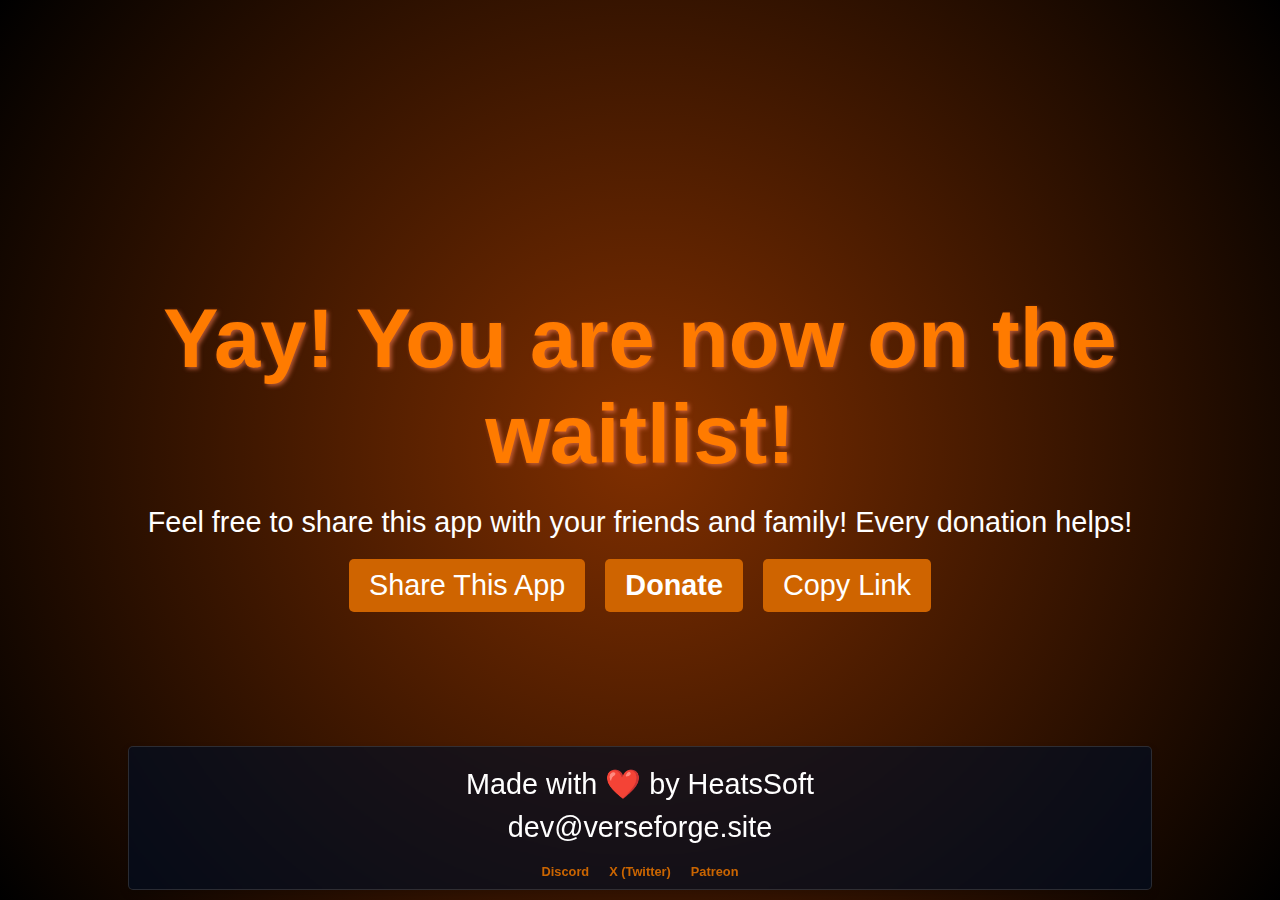
<file: thanks/index.html>
<!DOCTYPE html>
<html lang="en">
<head>
    <meta charset="UTF-8">
    <meta name="viewport" content="width=device-width, initial-scale=1.0">
    <link rel="stylesheet" href="thanks_style.css">
    <title>Thank You</title>
</head>
<body>
        <h1>Yay! You are now on the waitlist!</h1>
        
        <p>Feel free to share this app with your friends and family! Every donation helps!</p>
        <div class="button-container">
          <button onclick="sharePage()">Share This App</button>
          <button style="font-weight: bold;" onclick="window.location.href='https://patreon.com/VerseForge'">Donate</button>
          <button onclick="copyLink()">Copy Link</button>
        </div>
    <div class="footer">
        <p>Made with ❤️ by HeatsSoft</p>
        <p>dev@verseforge.site</p>
        <div class="social-media-links">
          <a href="https://discord.gg/dPGXSbguW5" target="_blank">Discord</a>
          <a href="https://x.com/heatssoftware" target="_blank">X (Twitter)</a>
          <a href="https://patreon.com/VerseForge" target="_blank">Patreon</a>
        </div>
    </div>
    <script>
        function sharePage() {
          if (navigator.share) {
            navigator.share({
              title: 'VerseForge',
              text: 'Check out this awesome desktop custimazation app!',
              url: window.location.origin + '/',
            })
            .then(() => console.log('Shared successfully'))
            .catch((error) => console.log('Error sharing:', error));
          } else {
            copyLink();
          }
        }
        function copyLink() {
            const url = window.location.origin + '/';
            navigator.clipboard.writeText(url)
            .catch(err => console.error('Failed to copy link:', err));
        }
    </script>
</body>
</html>
</file>
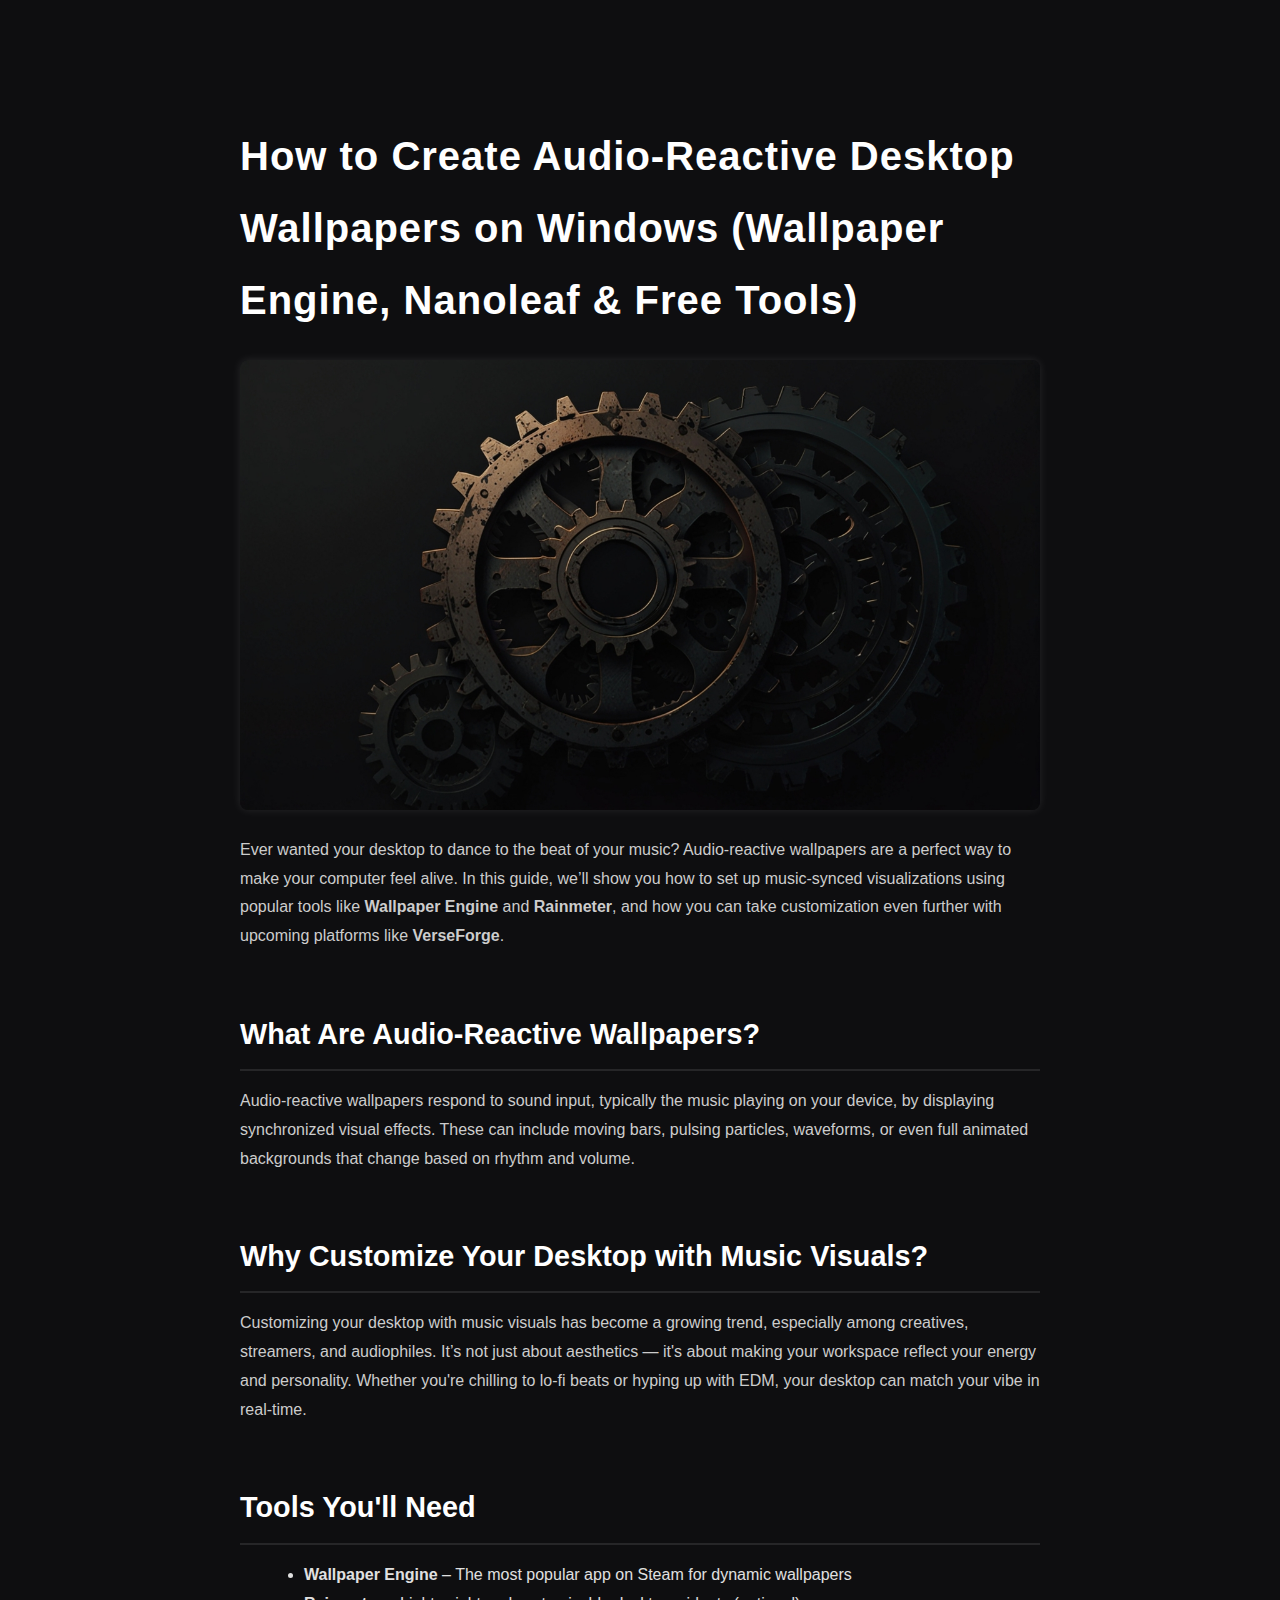
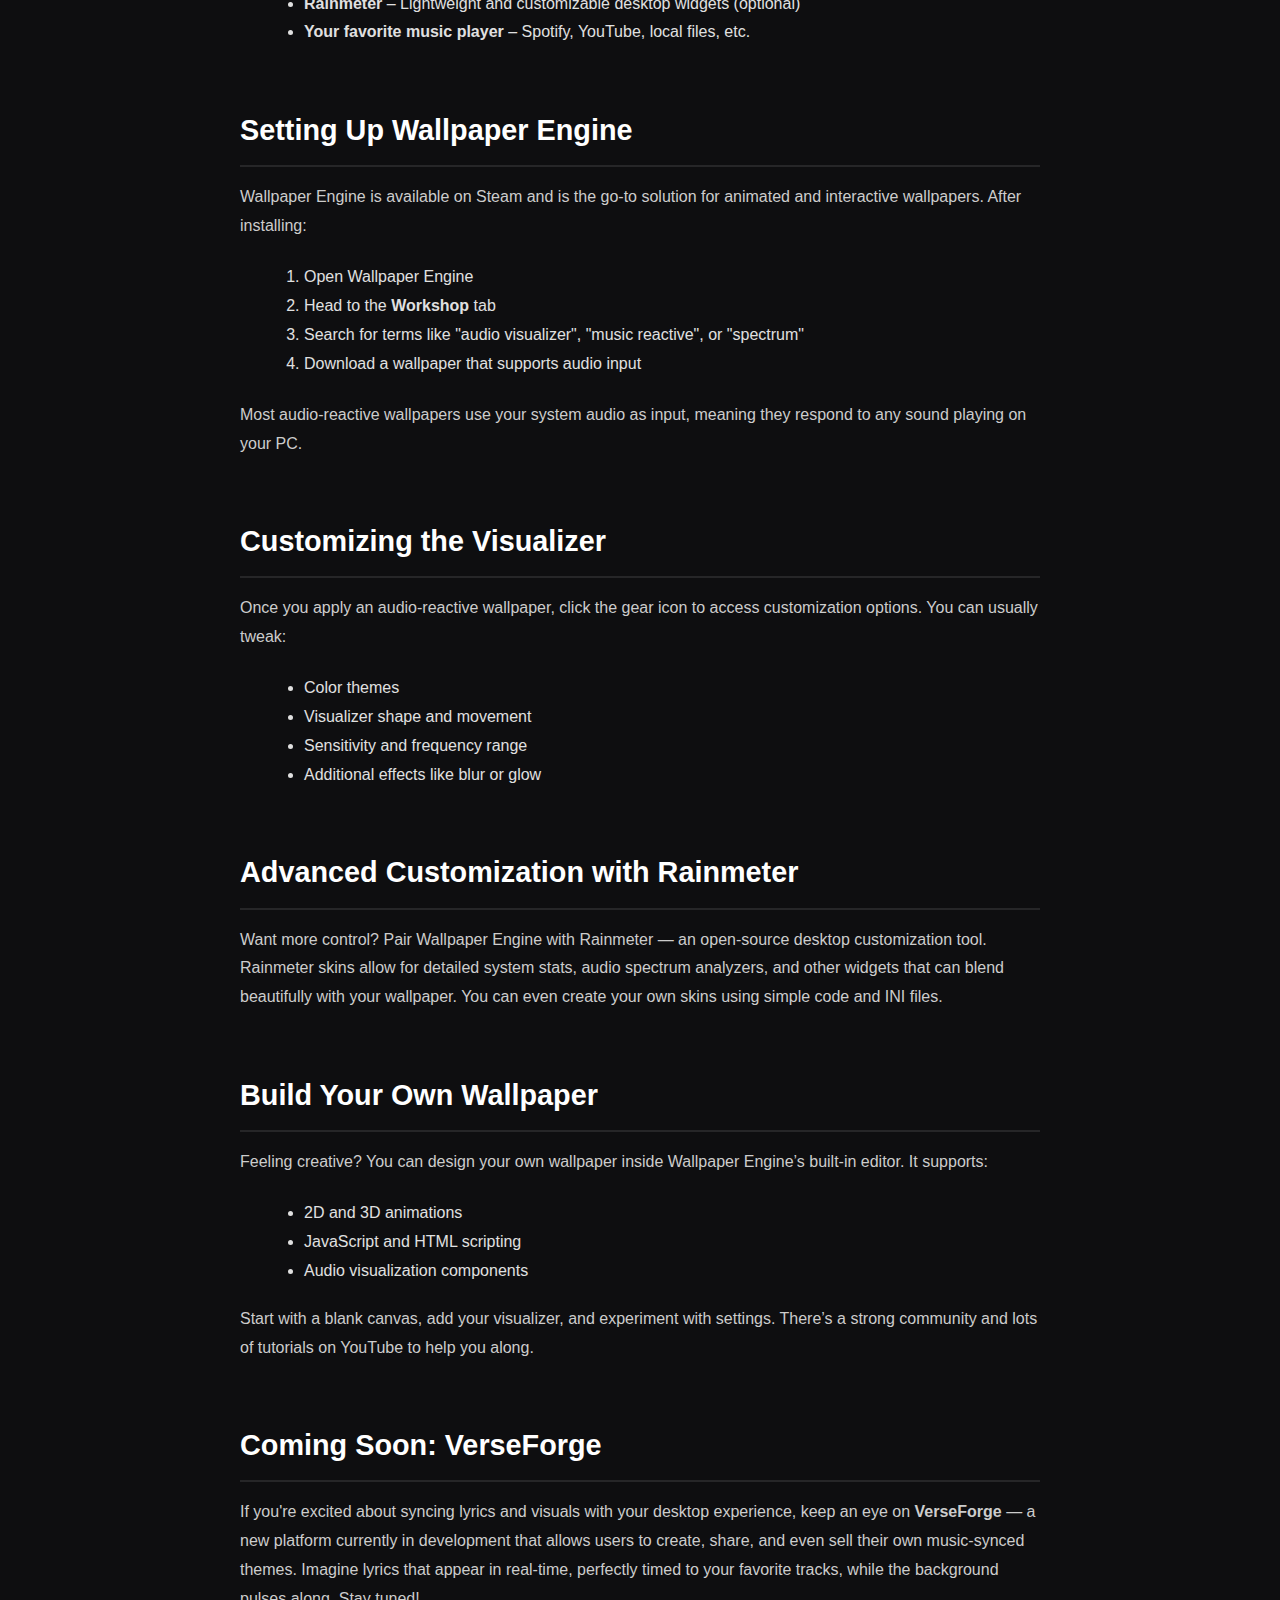
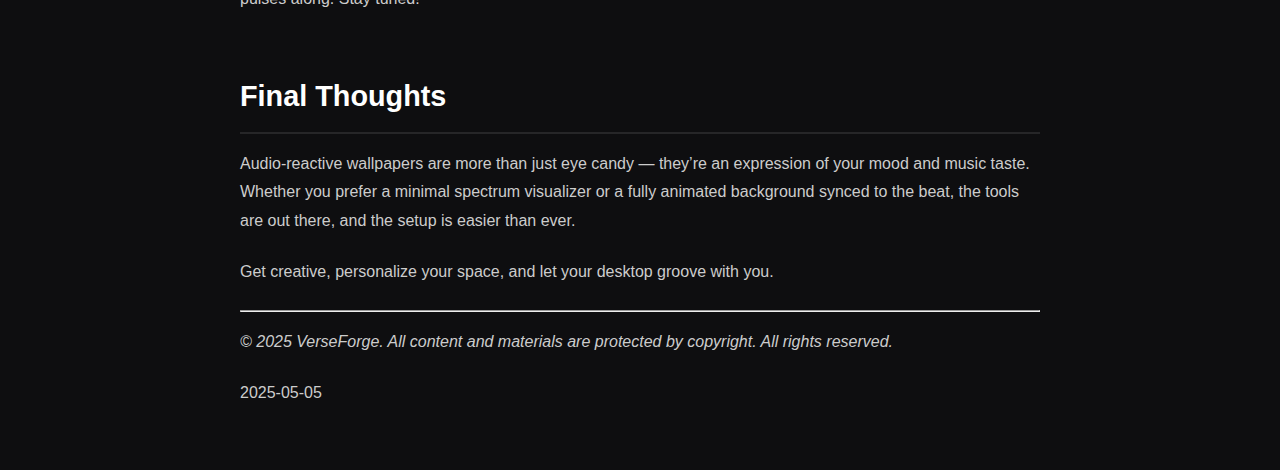
<file: blogs/how-to-create-audio-reactive-desktop-wallpapers-on-windows-(wallpaper-engine,-nanoleaf-&-free-tools)/index.html>
<!DOCTYPE html>
<html lang="en">
<head>
  <link rel="stylesheet" href="/blog_style.css">
  <meta charset="UTF-8" />
  <title>How to Create Audio-Reactive Desktop Wallpapers on Windows (Wallpaper Engine, Nanoleaf & Free Tools)</title>
</head>
<body>
  <h1>How to Create Audio-Reactive Desktop Wallpapers on Windows (Wallpaper Engine, Nanoleaf & Free Tools)</h1>
  <img src="/blogs/default-cover.jpg" alt="Cover Image" class="cover-image">
  <p>Ever wanted your desktop to dance to the beat of your music? Audio-reactive wallpapers are a perfect way to make your computer feel alive. In this guide, we’ll show you how to set up music-synced visualizations using popular tools like <strong>Wallpaper Engine</strong> and <strong>Rainmeter</strong>, and how you can take customization even further with upcoming platforms like <strong>VerseForge</strong>.</p>

<h2>What Are Audio-Reactive Wallpapers?</h2>

<p>Audio-reactive wallpapers respond to sound input, typically the music playing on your device, by displaying synchronized visual effects. These can include moving bars, pulsing particles, waveforms, or even full animated backgrounds that change based on rhythm and volume.</p>

<h2>Why Customize Your Desktop with Music Visuals?</h2>

<p>Customizing your desktop with music visuals has become a growing trend, especially among creatives, streamers, and audiophiles. It’s not just about aesthetics — it's about making your workspace reflect your energy and personality. Whether you're chilling to lo-fi beats or hyping up with EDM, your desktop can match your vibe in real-time.</p>

<h2>Tools You'll Need</h2>

<ul>
  <li><strong>Wallpaper Engine</strong> – The most popular app on Steam for dynamic wallpapers</li>
  <li><strong>Rainmeter</strong> – Lightweight and customizable desktop widgets (optional)</li>
  <li><strong>Your favorite music player</strong> – Spotify, YouTube, local files, etc.</li>
</ul>

<h2>Setting Up Wallpaper Engine</h2>

<p>
Wallpaper Engine is available on Steam and is the go-to solution for animated and interactive wallpapers. After installing:
<ol>
  <li>Open Wallpaper Engine</li>
  <li>Head to the <strong>Workshop</strong> tab</li>
  <li>Search for terms like "audio visualizer", "music reactive", or "spectrum"</li>
  <li>Download a wallpaper that supports audio input</li>
</ol>
</p>

<p>Most audio-reactive wallpapers use your system audio as input, meaning they respond to any sound playing on your PC.</p>

<h2>Customizing the Visualizer</h2>

<p>Once you apply an audio-reactive wallpaper, click the gear icon to access customization options. You can usually tweak:</p>
<ul>
  <li>Color themes</li>
  <li>Visualizer shape and movement</li>
  <li>Sensitivity and frequency range</li>
  <li>Additional effects like blur or glow</li>
</ul>

<h2>Advanced Customization with Rainmeter</h2>

<p>Want more control? Pair Wallpaper Engine with Rainmeter — an open-source desktop customization tool. Rainmeter skins allow for detailed system stats, audio spectrum analyzers, and other widgets that can blend beautifully with your wallpaper. You can even create your own skins using simple code and INI files.</p>

<h2>Build Your Own Wallpaper</h2>

<p>Feeling creative? You can design your own wallpaper inside Wallpaper Engine’s built-in editor. It supports:</p>
<ul>
  <li>2D and 3D animations</li>
  <li>JavaScript and HTML scripting</li>
  <li>Audio visualization components</li>
</ul>

<p>Start with a blank canvas, add your visualizer, and experiment with settings. There’s a strong community and lots of tutorials on YouTube to help you along.</p>

<h2>Coming Soon: VerseForge</h2>

<p>If you're excited about syncing lyrics and visuals with your desktop experience, keep an eye on <strong>VerseForge</strong> — a new platform currently in development that allows users to create, share, and even sell their own music-synced themes. Imagine lyrics that appear in real-time, perfectly timed to your favorite tracks, while the background pulses along. Stay tuned!</p>

<h2>Final Thoughts</h2>

<p>Audio-reactive wallpapers are more than just eye candy — they’re an expression of your mood and music taste. Whether you prefer a minimal spectrum visualizer or a fully animated background synced to the beat, the tools are out there, and the setup is easier than ever.</p>

<p>Get creative, personalize your space, and let your desktop groove with you.</p>

<hr>
<p><em>© 2025 VerseForge. All content and materials are protected by copyright. All rights reserved.</em></p>
<p><time>2025-05-05</time></p>
</body>
</html>
</file>
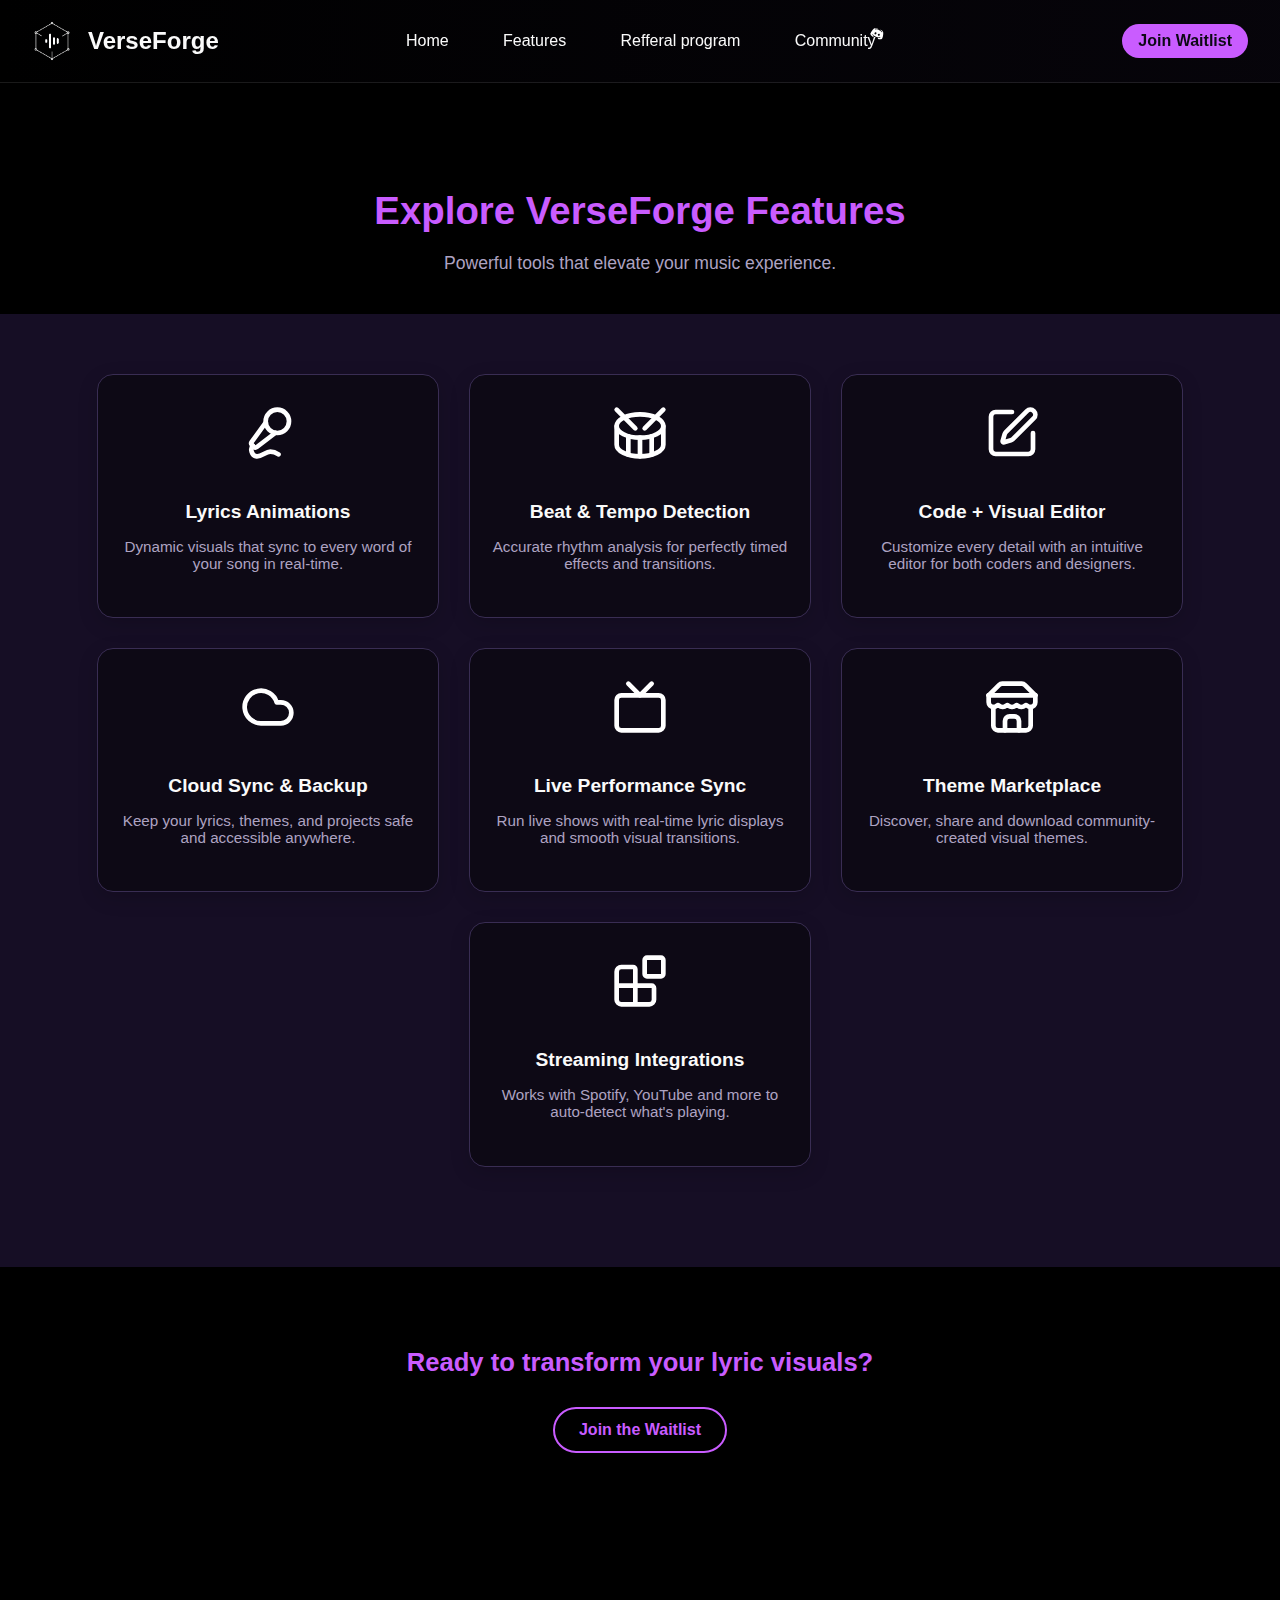
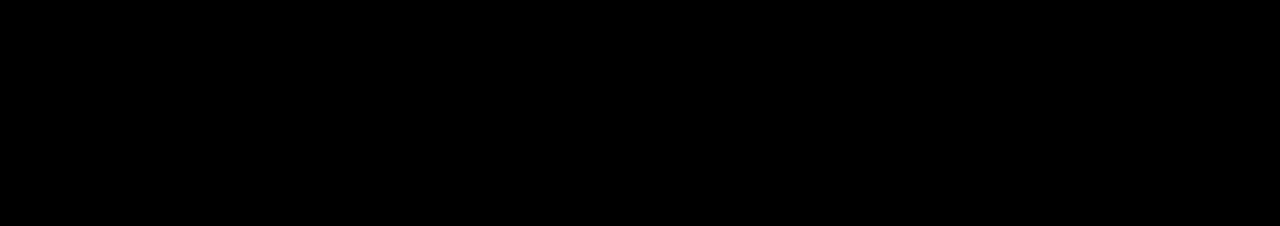
<file: features.html>
<!DOCTYPE html>
<html lang="en">
<head>
  <meta charset="UTF-8" />
  <meta name="viewport" content="width=device-width, initial-scale=1.0"/>
  <title>VerseForge Features</title>
  <link rel="stylesheet" href="styles/main.css" />
  <link rel="apple-touch-icon" sizes="180x180" href="favicon_io/apple-touch-icon.png">
    <link rel="icon" type="image/png" sizes="32x32" href="favicon_io/favicon-32x32.png">
    <link rel="icon" type="image/png" sizes="16x16" href="favicon_io/favicon-16x16.png">
    <link rel="manifest" href="favicon_io/site.webmanifest">
</head>
<body>
    <nav>
        <div class="logo">
            <a class="after-other fade-in hide" href="index.html"><img src="img/VerseForge_no_bg.png" alt="VerseForge Logo">
                <span class="logo-text">VerseForge</span>
            </a>
        </div>
        <div class="menu-toggle">&#9776;</div>

        <ul class="nav-links">
            <li><a class="after-other fade-in hide" href="index.html">Home</a></li>
            <li><a class="after-other fade-in hide" href="features.html">Features</a></li>
            <li><a class="after-other fade-in hide" href="refferal.html">Refferal program</a></li>
            <li><a href="https://discord.gg/dPGXSbguW5" target="_blank" class="nav-external after-other fade-in hide">
                Community
                <img src="img/discord.svg" alt="External Link Icon" />
            </a></li>
            <li><a class="after-other fade-in hide mobile-join" href="waitlist.html">Join Waitlist</a></li>
        </ul>
        <a class="cta after-other fade-in hide" href="waitlist.html">Join Waitlist</a>
        <script src="js/nav.js"></script>
    </nav>

  <section class="features-hero">
    <h1>Explore VerseForge Features</h1>
    <p>Powerful tools that elevate your music experience.</p>
  </section>

  <section class="features-list">
    <div class="feature-card">
      <img src="icons/mic.svg" alt="Lyrics Animations">
      <h2>Lyrics Animations</h2>
      <p>Dynamic visuals that sync to every word of your song in real-time.</p>
    </div>
    <div class="feature-card">
      <img src="icons/beat.svg" alt="Beat Detection">
      <h2>Beat & Tempo Detection</h2>
      <p>Accurate rhythm analysis for perfectly timed effects and transitions.</p>
    </div>
    <div class="feature-card">
      <img src="icons/editor.svg" alt="Editor">
      <h2>Code + Visual Editor</h2>
      <p>Customize every detail with an intuitive editor for both coders and designers.</p>
    </div>
    <div class="feature-card">
      <img src="icons/cloud.svg" alt="Cloud Sync">
      <h2>Cloud Sync & Backup</h2>
      <p>Keep your lyrics, themes, and projects safe and accessible anywhere.</p>
    </div>
    <div class="feature-card">
      <img src="icons/live.svg" alt="Live Sync">
      <h2>Live Performance Sync</h2>
      <p>Run live shows with real-time lyric displays and smooth visual transitions.</p>
    </div>
    <div class="feature-card">
      <img src="icons/store.svg" alt="Theme Marketplace">
      <h2>Theme Marketplace</h2>
      <p>Discover, share and download community-created visual themes.</p>
    </div>
    <div class="feature-card">
      <img src="icons/integration.svg" alt="Streaming">
      <h2>Streaming Integrations</h2>
      <p>Works with Spotify, YouTube and more to auto-detect what's playing.</p>
    </div>
  </section>

  <section class="features-cta-block">
    <h2>Ready to transform your lyric visuals?</h2>
    <a href="/waitlist.html" class="cta">Join the Waitlist</a>
  </section>


  <footer class="footer fade-in">
        <div class="footer-top">
            <p class="footer-brand">VerseForge</p>
            <div class="social-media-links">
                <a href="https://discord.gg/dPGXSbguW5" target="_blank"><img src="img/discord.svg" alt="Discord" /></a>
                <a href="https://x.com/heatssoftware" target="_blank"><img src="img/x.svg" alt="X (Twitter)" /></a>
                <a href="https://patreon.com/VerseForge" target="_blank"><img src="img/patreon.svg" alt="Patreon" /></a>
            </div>
        </div>

        <div class="footer-bottom">
            <p>Developed by HeatsSoft</p>
            <p>&copy; 2025 VerseForge. All rights reserved.</p>
            <p class="legal-note">By joining the waitlist, you agree to be contacted about updates. No data is shared with third parties.</p>
        </div>
    </footer>


  <script src="js/scroll-anim.js"></script>
  <script src="js/save_ref.js"></script>
</body>
</html>
</file>
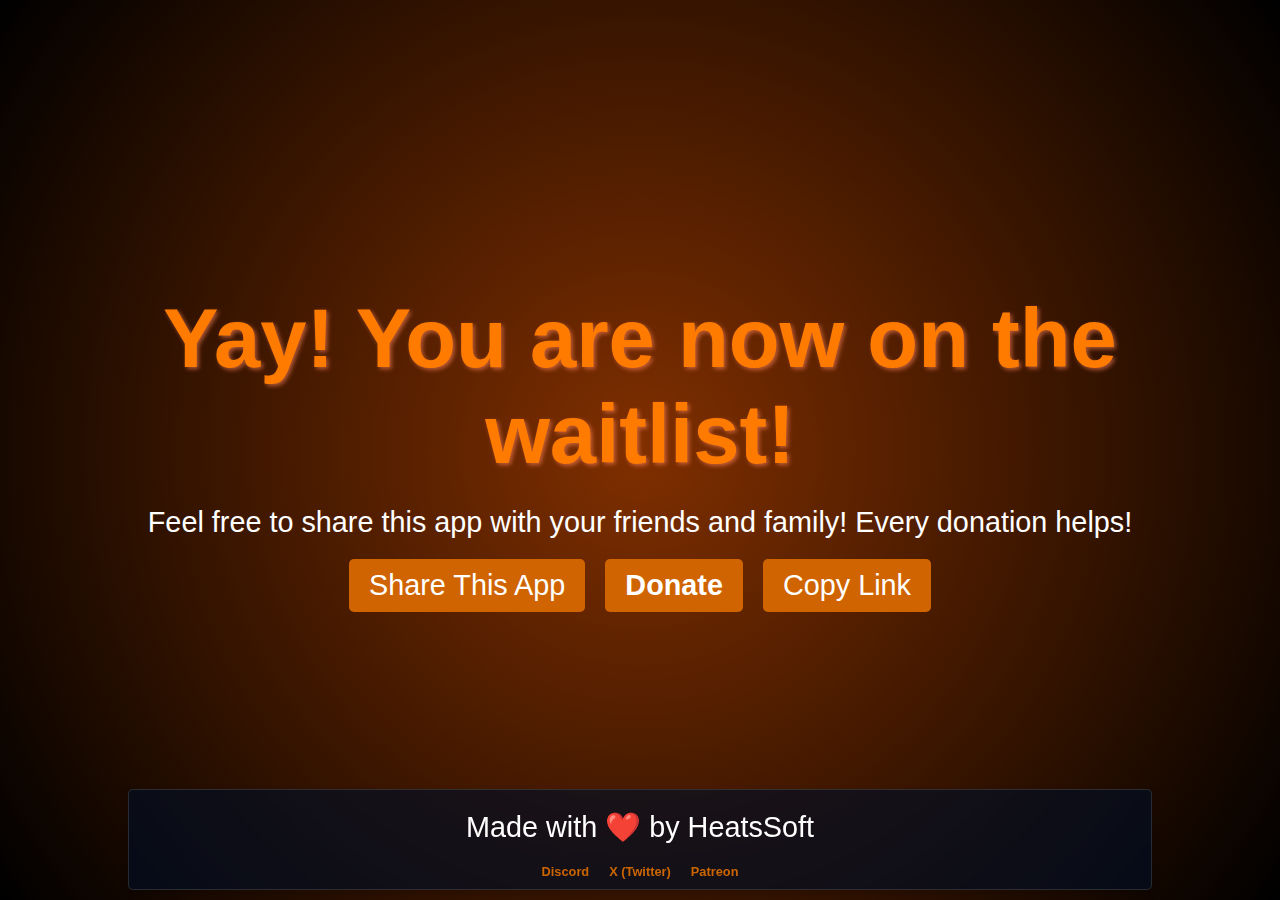
<file: thanks.html>
<!DOCTYPE html>
<html lang="en">
<head>
    <meta charset="UTF-8">
    <meta name="viewport" content="width=device-width, initial-scale=1.0">
    <link rel="stylesheet" href="thanks_style.css">
    <title>Thank You</title>
</head>
<body>
        <h1>Yay! You are now on the waitlist!</h1>
        
        <p>Feel free to share this app with your friends and family! Every donation helps!</p>
        <div class="button-container">
          <button onclick="sharePage()">Share This App</button>
          <button style="font-weight: bold;" onclick="window.location.href='https://patreon.com/VerseForge'">Donate</button>
          <button onclick="copyLink()">Copy Link</button>
        </div>
    <div class="footer">
        <p>Made with ❤️ by HeatsSoft</p>
        <div class="social-media-links">
            <a href="https://discord.gg/dPGXSbguW5" target="_blank">Discord</a>
            <a href="https://x.com/heatssoft" target="_blank">X (Twitter)</a>
            <a href="https://patreon.com/VerseForge" target="_blank">Patreon</a>
        </div>
    </div>
    <script>
        function sharePage() {
          if (navigator.share) {
            navigator.share({
              title: 'VerseForge',
              text: 'Check out this awesome desktop custimazation app!',
              url: window.location.origin + '/',
            })
            .then(() => console.log('Shared successfully'))
            .catch((error) => console.log('Error sharing:', error));
          } else {
            copyLink();
          }
        }
        function copyLink() {
            const url = window.location.origin + '/';
            navigator.clipboard.writeText(url)
            .catch(err => console.error('Failed to copy link:', err));
        }
    </script>
</body>
</html>
</file>
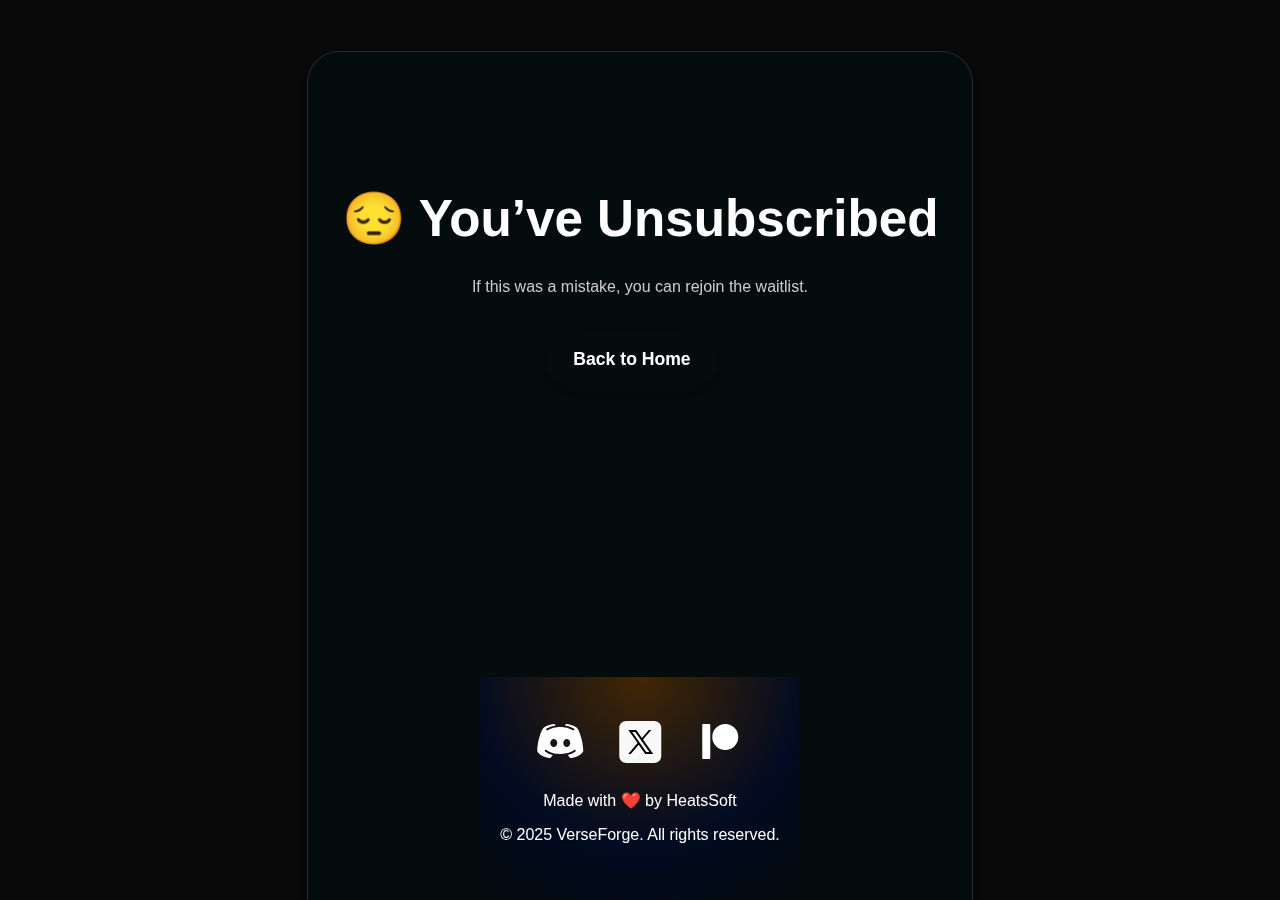
<file: unsubscribe.html>
<!DOCTYPE html>
<html lang="en">
<head>
  <meta charset="UTF-8" />
  <meta name="viewport" content="width=device-width, initial-scale=1.0"/>
  <title>Unsubscribe – VerseForge</title>
  <link rel="stylesheet" href="/style.css" />
  <link rel="icon" type="image/png" href="/favicon-32x32.png" />
</head>
<body>
  <div class="head_container" style="text-align: center; padding: 4rem 2rem; max-width: 600px; margin: 0 auto;">
  <h1>😔 You’ve Unsubscribed</h1>
  <p>
    If this was a mistake, you can rejoin the waitlist.
  </p>
  
  <div style="display: flex; justify-content: center; margin: 6rem 1rem 0 0;">
    <a href="/" style="
      display: inline-block;
      color: var(--text);
      background: linear-gradient(135deg, var(--primary), var(--highlight));
      padding: 16px 28px;
      border-radius: 32px;
      text-decoration: none;
      font-size: 1.1rem;
      font-weight: 600;
      box-shadow: 0 6px 20px rgba(0, 0, 0, 0.2);
      transition: all 0.3s ease;
      white-space: nowrap;
    "
    onmouseover="this.style.transform='scale(1.05)'; this.style.boxShadow='0 8px 24px rgba(0,0,0,0.4)'"
    onmouseout="this.style.transform='scale(1)'; this.style.boxShadow='0 6px 20px rgba(0,0,0,0.2)'"
    >
      Back to Home
    </a>
  </div>
  
  
</div>
<footer class="fade-in" style="position: fixed; bottom: 0; left: 50%; transform: translateX(-50%);">
    <div class="social-media-links">
        <a href="https://discord.gg/dPGXSbguW5" target="_blank">
            <img src="/img/discord.svg" alt="Discord" />
          </a>
          <a href="https://x.com/heatssoftware" target="_blank">
              <img src="/img/x.svg" alt="X (Twitter)" />
          </a>
          <a href="https://patreon.com/VerseForge" target="_blank">
              <img src="/img/patreon.svg" alt="Patreon" />
          </a>
      </div>
      <p>Made with ❤️ by HeatsSoft</p>
      <p>&copy; 2025 VerseForge. All rights reserved.</p>
  </footer>
</body>
</html>
</file>
<file: thanks/thanks_style.css>
* {
    box-sizing: border-box;
    margin: 0;
    padding: 0;
    color: #ffffff;
    font-family: Arial, sans-serif;
}

html {
    height: 100%;
    width: 100%;
}
body {
    display: flex;
    justify-content: center;
    align-items: center;
    flex-direction: column;
    height: 100vh;
    width: 100vw;
    font-family: Arial, sans-serif;
    text-align: center;
    background: radial-gradient(circle, rgb(128, 47, 0) 0%, rgb(0, 0, 0) 100%);
}

.footer {
    position: fixed;
    bottom: 10px;
    left: 50%;
    transform: translateX(-50%);
    font-size: 0.8rem;
    color: #ffffff;
    background-color: rgba(0, 14, 35, 0.649);
    padding: 10px;
    border-radius: 5px;
    box-shadow: 0 4px 8px rgba(0, 0, 0, 0.2);
    backdrop-filter: blur(3px);
    width: 80%;
    text-align: center;
    font-family: Arial, sans-serif;
    font-size: 0.8rem;
    border: #6464645f 1px solid;
}
.footer a {
    text-decoration: none;
    font-weight: bold;
}

h1, p {
    margin: 10px 0;

}
h1 {
    color: #ff7b00;
    font-size: calc(2rem + 4vw);
    text-shadow: 2px 2px 4px rgba(255, 131, 89, 0.596);
    margin: 0.8rem;
}
p {
    font-size: calc(1rem + 1vw);
}

.social-media-links {
    display: flex;
    justify-content: center;
    gap: 20px;
    margin-top: 20px;
}

.button-container {
    display: flex;
    justify-content: center;
    align-items: center;
    flex-direction: row;
    margin: 10px;
    gap: 20px;
    
}

a {
    color: #ca6500;
    text-decoration: none;
    font-weight: bold;
}
a:hover {
    text-decoration: underline;
}



button {
    background-color: #cf6400;
    color: white;
    border: none;
    padding: 10px 20px;
    border-radius: 5px;
    cursor: pointer;
    font-size: calc(1rem + 1vw);
    transition: background-color 0.3s ease;
    height: 100%;
}
button:hover {
    background-color: #ff7b00;
}
button:focus {
    outline: none;
    box-shadow: 0 0 5px rgba(255, 123, 0, 0.5);
}
button:active {
    background-color: #ff7b00;
    transform: translateY(2px);
}
</file>
<file: blog_style.css>
/* blog_style.css */
body {
    font-family: 'Segoe UI', Tahoma, Geneva, Verdana, sans-serif;
    background-color: #0e0e10;
    color: #e0e0e0;
    line-height: 1.8;
    max-width: 800px;
    margin: 0 auto;
    padding: 40px 20px;
}

img {
    width: 100%;          /* Attēls aizņem visu pieejamo platumu */
    height: auto;         /* Saglabā proporcijas */
    border-radius: 8px;   /* Noapaļo malas */
    box-shadow: 0 0 10px rgba(255, 255, 255, 0.1); /* Maiga ēna ap attēlu */
    transition: transform 0.3s ease, box-shadow 0.3s ease; /* Gluda pāreja */
}


h1, h2, h3 {
    color: #ffffff;
    margin-top: 2em;
}

h1 {
    font-size: 2.5em;
    margin-bottom: 0.6em;
    letter-spacing: 1px;
}

h2 {
    font-size: 1.8em;
    margin-bottom: 0.5em;
    border-bottom: 2px solid rgba(255, 255, 255, 0.1);
    padding-bottom: 0.3em;
}

h3 {
    font-size: 1.4em;
}

p {
    margin-bottom: 1.4em;
    color: #cccccc;
}

ul, ol {
    margin-left: 1.5em;
    margin-bottom: 1.2em;
}

a {
    color: #66ccff;
    text-decoration: none;
    transition: color 0.3s ease;
}

a:hover {
    color: #ffffff;
    text-decoration: underline;
}

code {
    background-color: #1c1c1e;
    color: #ff7b72;
    padding: 3px 6px;
    border-radius: 4px;
    font-family: 'Courier New', Courier, monospace;
}

pre {
    background-color: #1c1c1e;
    color: #e0e0e0;
    padding: 16px;
    overflow-x: auto;
    border-left: 4px solid #66ccff;
    border-radius: 6px;
}

footer {
    margin-top: 4em;
    font-size: 0.9em;
    color: #888;
    text-align: center;
    border-top: 1px solid rgba(255, 255, 255, 0.1);
    padding-top: 2em;
}
</file>
<file: styles/main.css>
/* pages */
@import url("home.css");
@import url("waitlist.css");
@import url("refferal.css");
@import url("download.css");

/* parts */
@import url("base.css");
@import url("footer.css");
@import url("features.css");
@import url("nav_bar.css");



:root {
    --bg-dark: hsl(258, 40%, 6%);        /* Tumši violets, tuvāk melnam */
    --bg: hsl(260, 45%, 10%);            /* Galvenais fons */
    --bg-light: hsl(260, 40%, 16%);      /* Vieglāks fons, piemērots sekcijām */

    --text: hsl(0, 0%, 98%);
    --text-muted: hsl(260, 20%, 70%);

    --highlight: hsl(220, 100%, 68%);
    --border: hsl(260, 50%, 35%);
    --border-muted: hsl(260, 30%, 25%);

    --primary: hsl(280, 100%, 68%);      /* Galvenā violeta (CTA, linki) */
    --secondary: hsl(190, 100%, 40%);    /* Akcentējoša zila/zaļa */
    --danger: hsl(0, 80%, 60%);          /* Sarkana kļūdām */
    --warning: hsl(40, 100%, 50%);       /* Dzeltena brīdinājumiem */
    --success: hsl(150, 70%, 45%);       /* Zaļa veiksmei */
    --info: hsl(210, 90%, 60%);          /* Gaiši zila informācijai */
}
</file>
<file: thanks_style.css>
* {
    box-sizing: border-box;
    margin: 0;
    padding: 0;
    color: #ffffff;
    font-family: Arial, sans-serif;
}

html {
    height: 100%;
    width: 100%;
}
body {
    display: flex;
    justify-content: center;
    align-items: center;
    flex-direction: column;
    height: 100vh;
    width: 100vw;
    font-family: Arial, sans-serif;
    text-align: center;
    background: radial-gradient(circle, rgb(128, 47, 0) 0%, rgb(0, 0, 0) 100%);
}

.footer {
    position: fixed;
    bottom: 10px;
    left: 50%;
    transform: translateX(-50%);
    font-size: 0.8rem;
    color: #ffffff;
    background-color: rgba(0, 14, 35, 0.649);
    padding: 10px;
    border-radius: 5px;
    box-shadow: 0 4px 8px rgba(0, 0, 0, 0.2);
    backdrop-filter: blur(3px);
    width: 80%;
    text-align: center;
    font-family: Arial, sans-serif;
    font-size: 0.8rem;
    border: #6464645f 1px solid;
}
.footer a {
    text-decoration: none;
    font-weight: bold;
}

h1, p {
    margin: 10px 0;

}
h1 {
    color: #ff7b00;
    font-size: calc(2rem + 4vw);
    text-shadow: 2px 2px 4px rgba(255, 131, 89, 0.596);
    margin: 0.8rem;
}
p {
    font-size: calc(1rem + 1vw);
}

.social-media-links {
    display: flex;
    justify-content: center;
    gap: 20px;
    margin-top: 20px;
}

.button-container {
    display: flex;
    justify-content: center;
    align-items: center;
    flex-direction: row;
    margin: 10px;
    gap: 20px;
    
}

a {
    color: #ca6500;
    text-decoration: none;
    font-weight: bold;
}
a:hover {
    text-decoration: underline;
}



button {
    background-color: #cf6400;
    color: white;
    border: none;
    padding: 10px 20px;
    border-radius: 5px;
    cursor: pointer;
    font-size: calc(1rem + 1vw);
    transition: background-color 0.3s ease;
    height: 100%;
}
button:hover {
    background-color: #ff7b00;
}
button:focus {
    outline: none;
    box-shadow: 0 0 5px rgba(255, 123, 0, 0.5);
}
button:active {
    background-color: #ff7b00;
    transform: translateY(2px);
}
</file>
<file: style.css>
header {
    position: relative;
    overflow: hidden;
    background-color: #000000;
    color: white;
}


.header-effect {
    background: radial-gradient(
        circle at center,
        rgba(93, 50, 0, 0.708) 0%,
        rgba(0, 11, 49, 0.564) 60%,
        rgba(0, 0, 0, 0) 100%
    );

    position: absolute;
    top: 0;
    left: 0;
    width: 100%;
    height: 100%;
    animation: headerPulse 10s infinite ease-in-out;
}
.header-form {
    position: relative;
    top: 20%;
    left: 50%;
    transform: translateX(-50%);
    text-align: center;
    z-index: 1;
}
.arrow-down {
    position: absolute;
    top: 80%;
    width: 50px;
    height: 50px;
}
.arrow-down img {
    animation: bounce 1s infinite;
}

@keyframes bounce {
    0%, 20%, 50%, 80%, 100% {
        transform: translate(-50%, 0);
    }
    40% {
        transform: translate(-50%, -20px);
    }
    60% {
        transform: translate(-50%, -10px);
    }
}

@keyframes headerPulse {
    0% {
        opacity: 0;
    }
    50% {
        opacity: 1;
    }
    100% {
        opacity: 0;
    }
    
}

.head_container {
    background-color: rgba(0, 16, 22, 0.419);
    border-radius: 32px 32px 0 0;
    border: #9a9a9a39 1px solid;
    border-bottom: none;
    backdrop-filter: blur(20px);
    box-shadow: 0 4px 8px rgba(0, 0, 0, 0.2);
    position: absolute;
    width: 60%;
    height: 80%;
    top: 100%;
    left: 50%;
    transform: translate(-50%, -100%);

}


body {
    font-family: Arial, sans-serif;
    color: white;
    margin: 0;
    padding: 0;
    background: #090909;
    overflow-x: hidden;
}

#app-description {
    background-color: #290e00;
    font-size: calc(2vw + 0.2rem);
    color: #ccc;
    text-align: center;
    padding: 1vw 10vw;
}
#app-features {
    background-color: #0a0300;
    font-size: calc(2vw + 0.2rem);
    color: #ccc;
    text-align: center;
    padding: 1vw 10vw;
}
#app-features ul {
    list-style-type: none;
    padding: 0;
}
#app-features li {
    background-color: #2d0e00;
    border-radius: 10px;
    margin: 10px 0;
    font-size: calc(1vw + 1rem);
    color: #ccc;
    transition: all 0.3s ease;
}
#app-features li::before {
    content: "✔️";
    margin-right: 10px;
    color: #ff6700;
}
#app-features li:hover {
    color: #ff6700;
    background-color: #090909;
}
#app-features li:hover::before {
    content: "✅";
    color: #ff6700;
}

/* Container for the page */
.container {
    width: 100%;
    max-width: 1200px;
    margin: 0 auto;
    padding: 20px;
}

/* Header Section */
header {
    text-align: center;
    background-image: url("img/planet_bg.jpg");
    background-size: cover;
    background-position: center;
    background-repeat: no-repeat;
    
    height: 100vh;
    color: white;
}

.head_container h1 {
    font-size: 4vw;
    margin: 0;
    position: relative;
    top: 10%;
}

.head_container p {
    font-size: calc(1vw + 0.2rem);
    padding: 1vw;
    color: #ccc;
    position: relative;
    top: 10%;
}

/* Footer and Email Section */
footer {
    text-align: center;
    background: radial-gradient(
        circle at top,
        rgba(93, 50, 0, 0.708) 0%,
        rgba(0, 11, 49, 0.564) 60%,
        rgba(0, 0, 0, 0) 100%
    );
    padding: 40px 20px;
    color: white;
}

header form {
    display: flex;
    justify-content: center;
    align-items: center;
    width: 100%;
    top: 100%;
}

header form input {
    padding: 2vw 5vw;
    font-size: calc(1vw + 0.2rem);
    border: none;
    border-radius: 5px;
    border-radius: 16px 0 0 16px;
    background: #28282893;
    color: rgb(255, 175, 117);
}
header form input::selection {
    background: #ff6700;
    color: white;
}
header form input:focus {
    outline: none;
    box-shadow: 0 0 5px #ff6700;
    background: #242424cf;
    color: #ff6600;
}
header form input:focus::placeholder {
    color: #893700;
    font-style: normal;
}
header form input:-webkit-autofill, header form input:autofill {
    -webkit-box-shadow: 0 0 0 30px #0d0d0d inset !important;
    -webkit-text-fill-color: #ff6700 !important;
    color: #ff6700 !important;
    box-shadow: 0 0 5px #ff6700;
}

header form button {
    padding: 2vw 5vw;
    background: #ff6700;
    border: none;
    border-radius: 0 16px 16px 0;
    color: white;
    font-size: calc(1vw + 0.2rem);
    min-width: calc(13vw + 50px);
    cursor: pointer;
    
}

header form button:hover {
    background: #e65b00;
}

.social-media-links a {
    margin: 0 10px;
    color: #45beff;
    text-decoration: none;
    font-size: calc(2vw + 0.5rem);
    transition: color 0.3s ease;
    font-style: oblique;
}
.social-media-links a:hover {
    color: #ff6700;
    text-decoration: underline;
}

/* Scroll animations */
@keyframes fadeIn {
    0% {
        opacity: 0;
        transform: translateY(20px);
    }
    100% {
        opacity: 1;
        transform: translateY(0);
    }
}



@media screen and (max-width: 600px) {
    .head_container {
        width: 90%;
        height: 80%;
    }
    .head_container h1 {
        font-size: calc(3vw + 1rem);
        padding: 2vw;
    }
    .head_container p {
        font-size: calc(1.4vw + 0.5rem);
        padding-inline: 2vw;
    }
    .arrow-down {
        top: 90%;
    }

    header form input {
        width: 90%;
        font-size: calc(2vw + 0.5rem);
        border-radius: 16px 16px 16px 16px;
        border: rgba(122, 122, 122, 0.527) 1px solid;
        padding: 2vw;
        margin: 10px 0;
    }
    header form button {
        width: 90%;
        border-radius: 16px 16px 16px 16px;
        
        font-size: calc(2vw + 0.5rem);
        margin: 10px 0;
    }
    header form {
        flex-direction: column;
    }
    
    #app-description,
    #app-features {
        padding: 1vw 2vw;
    }
    
}

@media screen and (max-width: 400px) {
    .head_container {
        width: 95%;
        height: 90%;
    }
    .head_container h1 {
        font-size: calc(4vw + 1rem);
    }
    .head_container p {
        font-size: calc(2vw + 0.5rem);
    }
    header form input {
        font-size: calc(3vw + 0.5rem);
    }
    header form button {
        font-size: calc(3vw + 0.5rem);
    }
    header form {
        top: 50%;
    }
}
@media screen and (max-width: 300px) {
    .head_container {
        width: 100%;
        height: 100%;
        border-radius: 0;
    }
    .head_container h1 {
        font-size: calc(5vw + 1rem);
    }
    .head_container p {
        font-size: calc(3vw + 0.5rem);
    }
    header form input {
        font-size: calc(4vw + 0.5rem);
        padding: 5vw;
        margin: 0 0 0 0;
        width: 80%;
    }
    header form button {
        font-size: calc(4vw + 0.5rem);
        width: 80%;
        border-radius: 8px 8px 8px 8px;
        padding: 5vw;
    }
}
</file>
